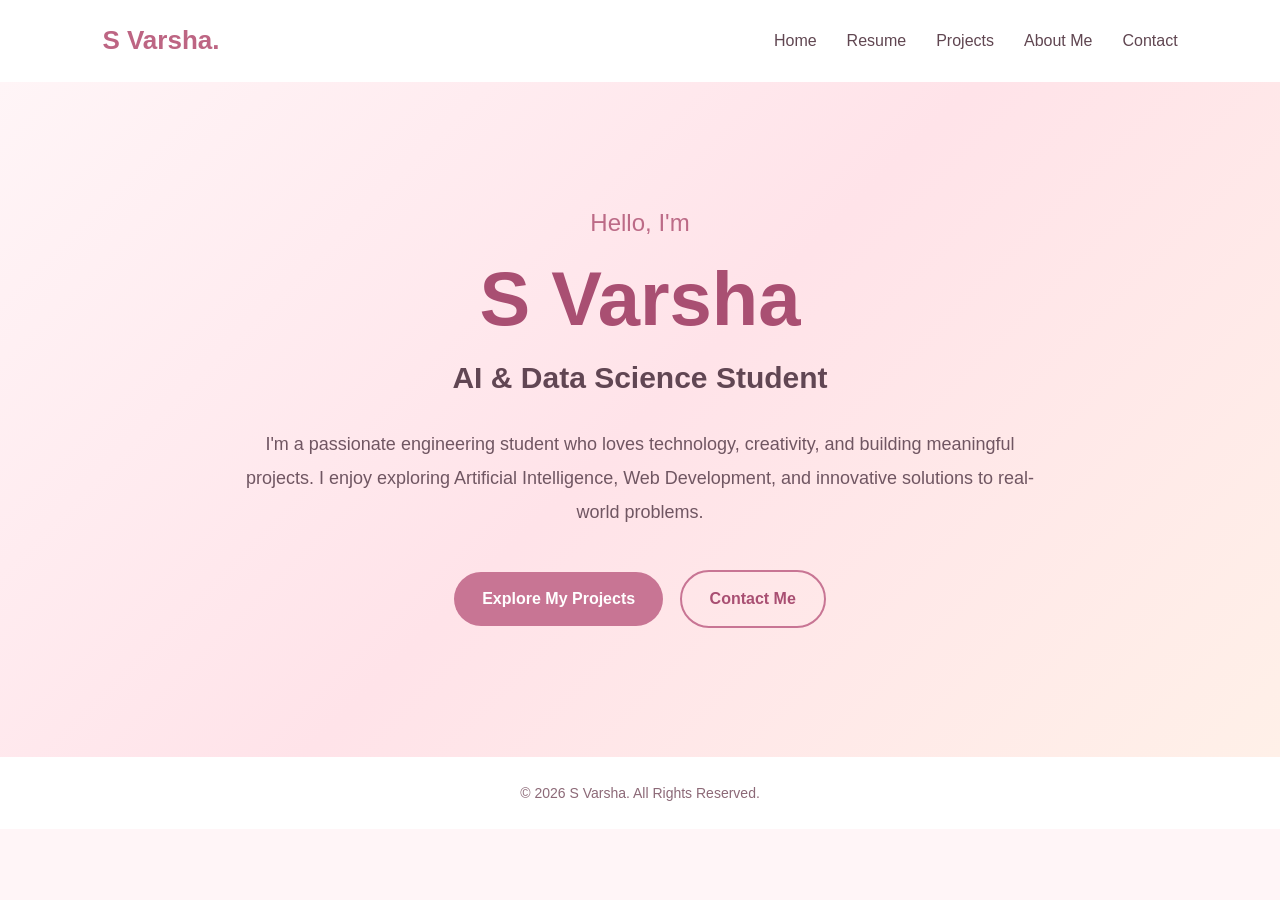
<file: index.html>
<!DOCTYPE html>
<html lang="en">
<head>
    <meta charset="UTF-8">
    <meta name="viewport" content="width=device-width, initial-scale=1.0">

    <title>S Varsha | Personal Portfolio</title>

    <link rel="stylesheet" href="style.css">
</head>

<body>

    <!-- Navigation Bar -->
    <header>
        <nav>
            <a href="index.html" class="logo">S Varsha.</a>

            <ul>
                <li><a href="index.html">Home</a></li>
                <li><a href="resume.html">Resume</a></li>
                <li><a href="projects.html">Projects</a></li>
                <li><a href="about.html">About Me</a></li>
                <li><a href="contact.html">Contact</a></li>
            </ul>
        </nav>
    </header>

    <!-- Hero Section -->
    <main>
        <section class="hero">
            <div class="hero-content">

                <p class="greeting">Hello, I'm</p>

                <h1>S Varsha</h1>

                <h2>AI & Data Science Student</h2>

                <p class="hero-description">
                    I'm a passionate engineering student who loves
                    technology, creativity, and building meaningful
                    projects. I enjoy exploring Artificial Intelligence,
                    Web Development, and innovative solutions to
                    real-world problems.
                </p>

                <a href="projects.html" class="btn">
                    Explore My Projects
                </a>

                <a href="contact.html" class="btn-secondary">
                    Contact Me
                </a>

            </div>
        </section>
    </main>

    <!-- Footer -->
    <footer>
        <p>&copy; 2026 S Varsha. All Rights Reserved.</p>
    </footer>

</body>
</html>
</file>
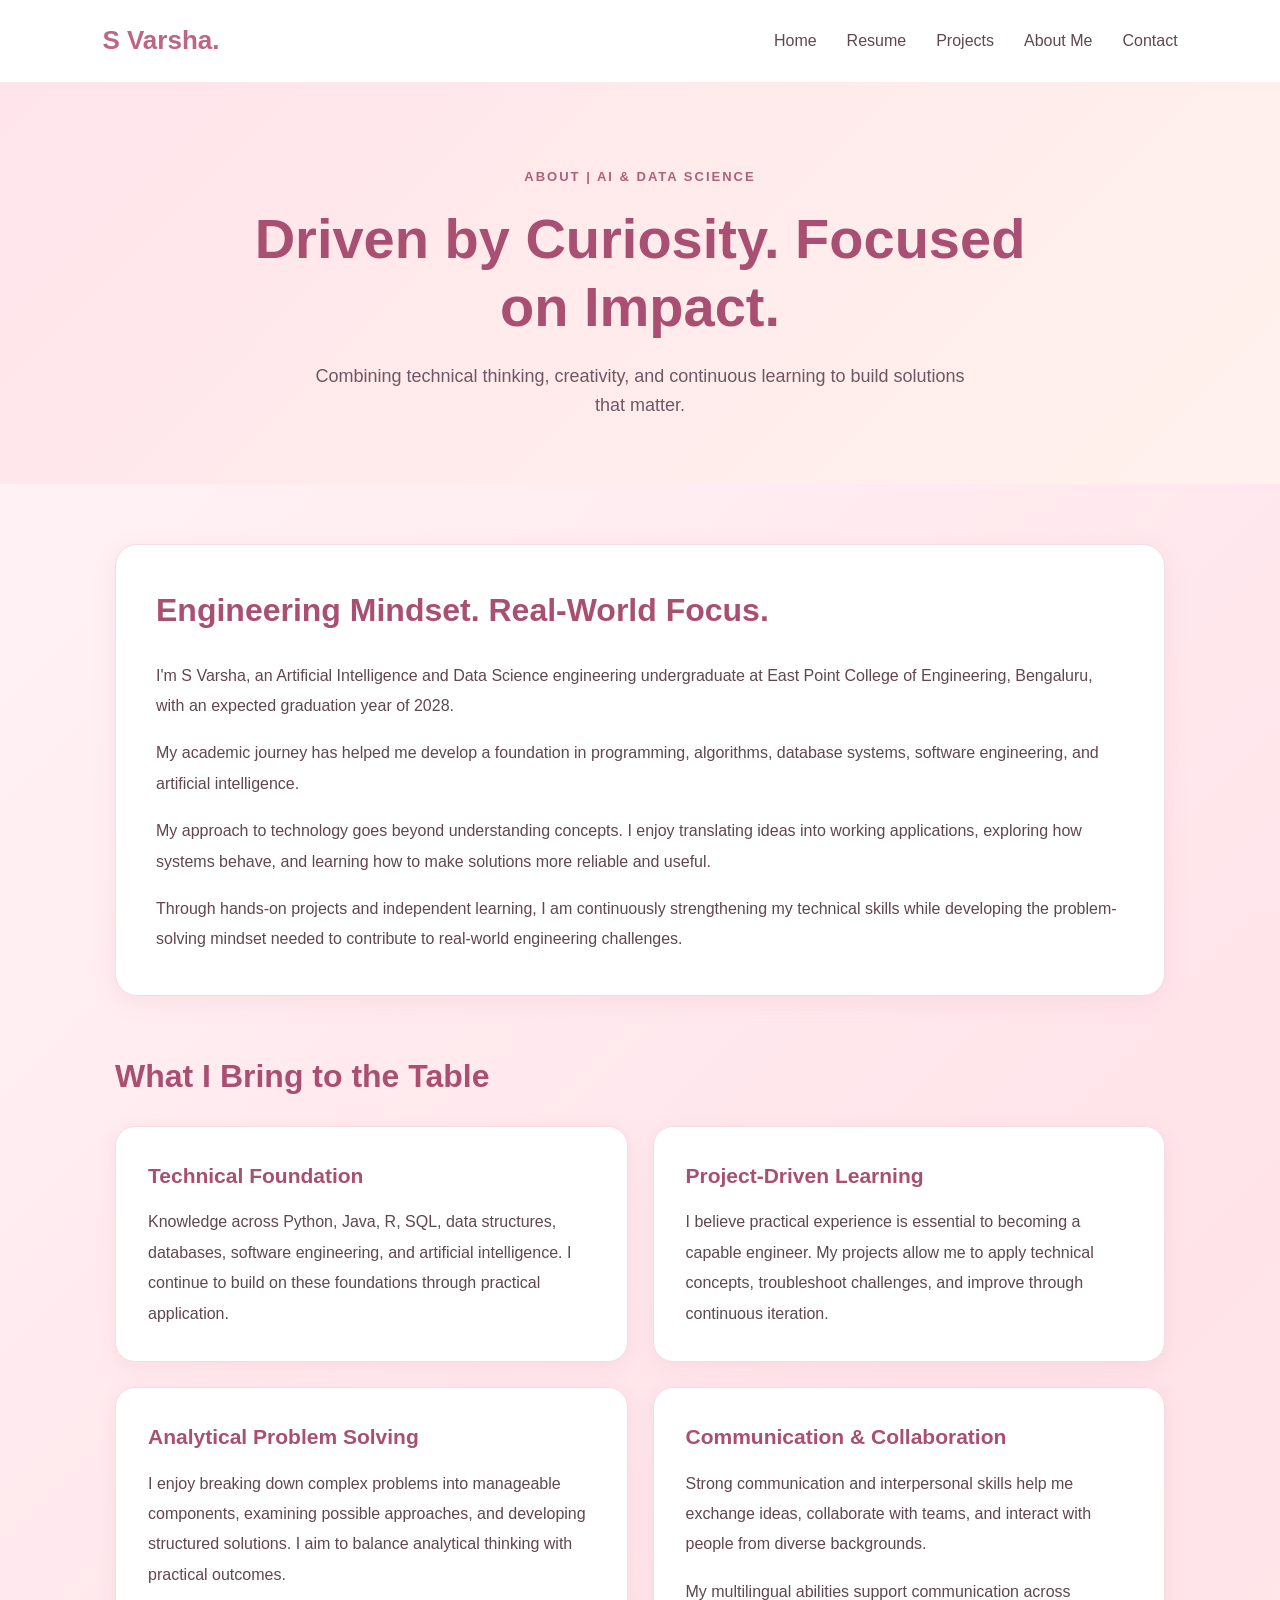
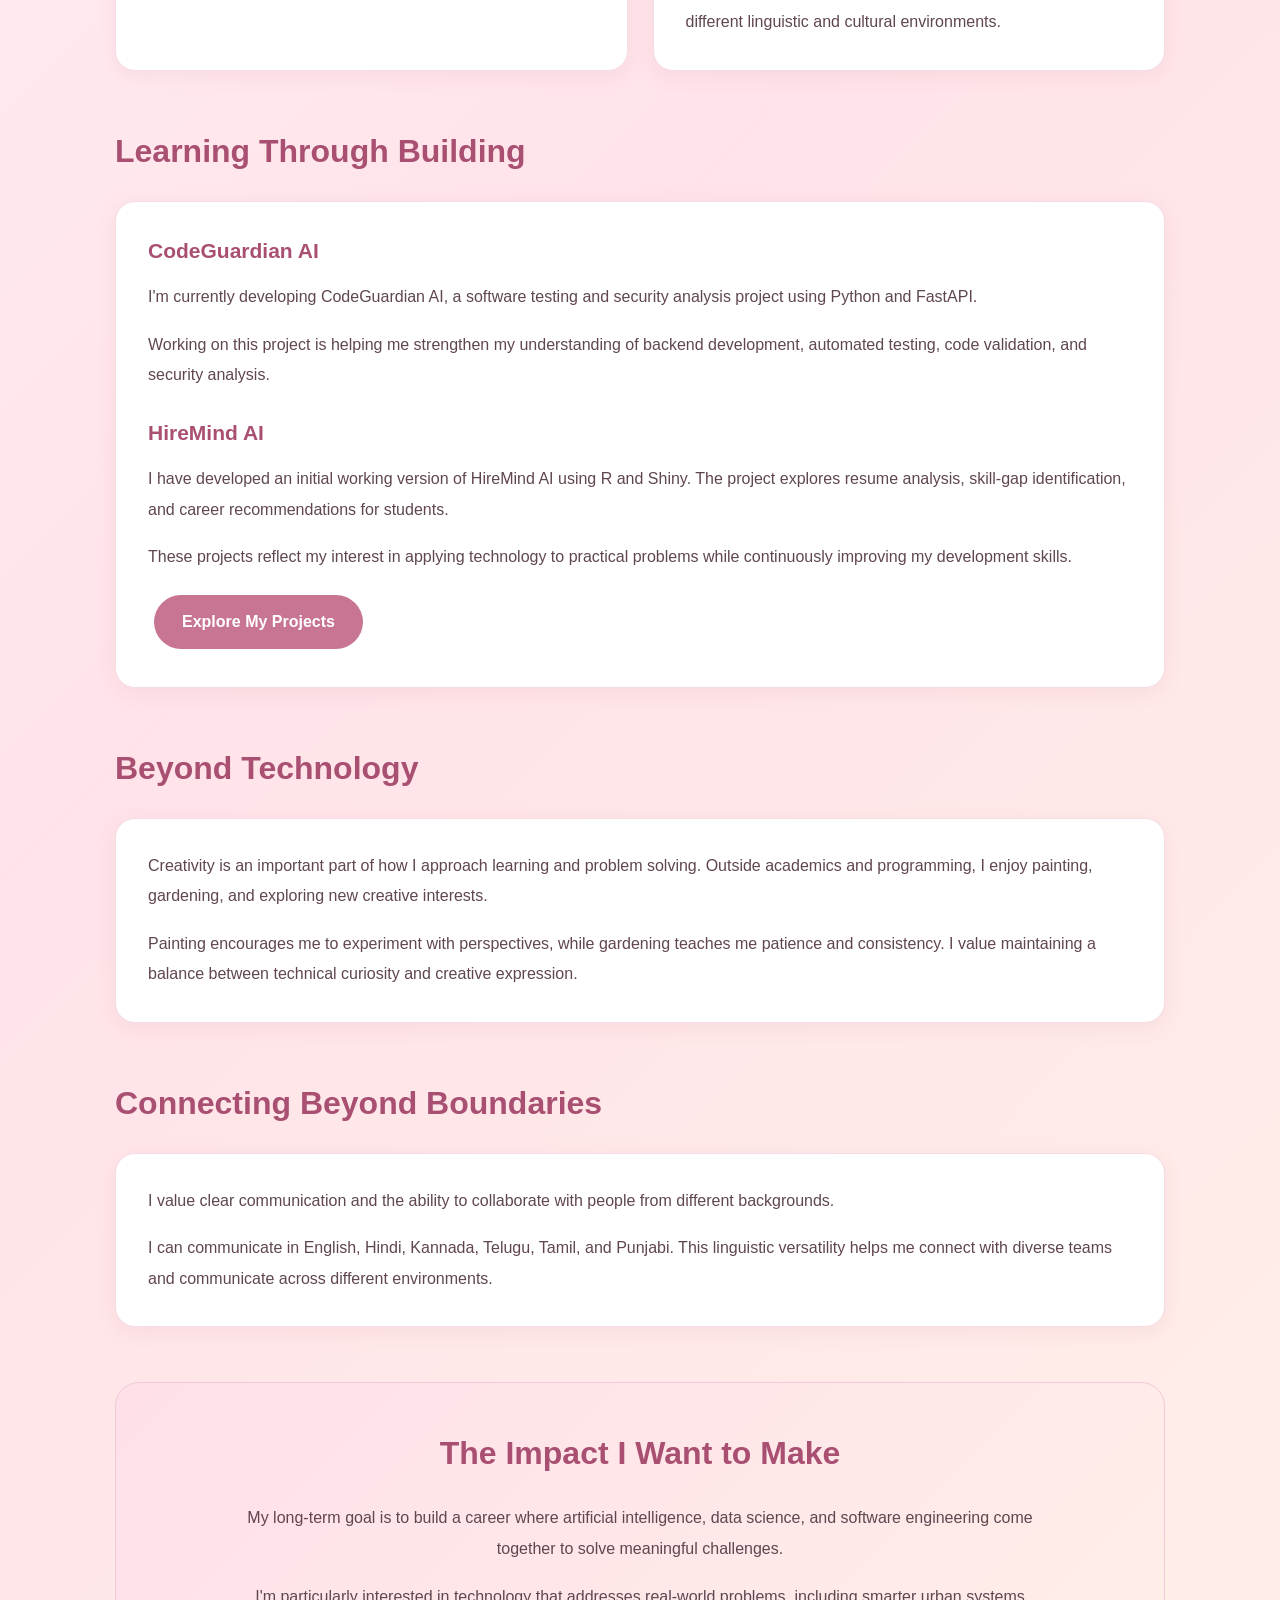
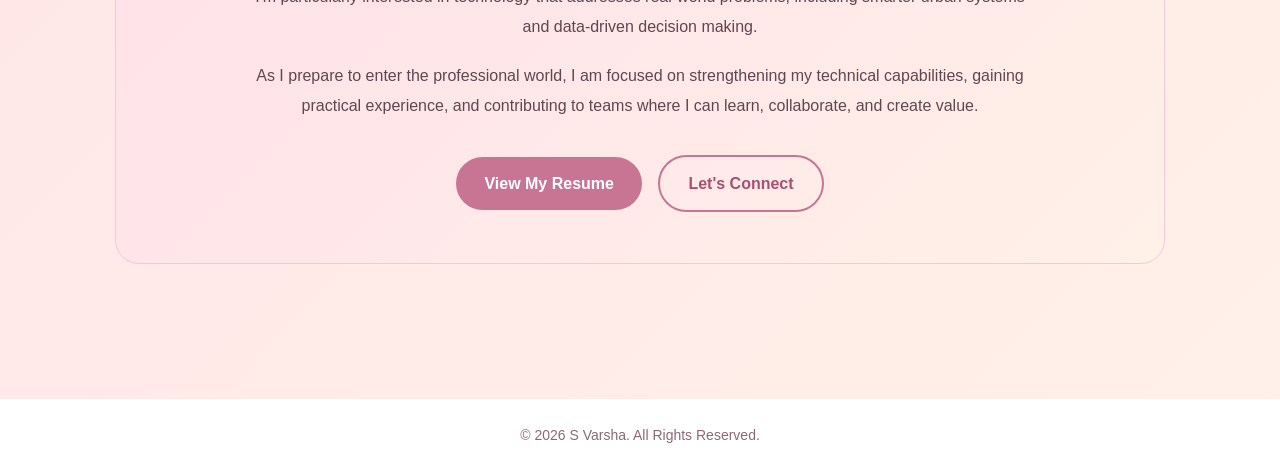
<file: about.html>
<!DOCTYPE html>
<html lang="en">

<head>
    <meta charset="UTF-8">
    <meta name="viewport"
          content="width=device-width, initial-scale=1.0">

    <meta name="description"
          content="Discover S Varsha's journey in Artificial
          Intelligence, Data Science, software development,
          and technology-driven problem solving.">

    <title>About Me | S Varsha</title>

    <link rel="stylesheet" href="style.css">
</head>

<body>

    <!-- NAVIGATION BAR -->
    <header>
        <nav aria-label="Main navigation">

            <a href="index.html" class="logo">
                S Varsha.
            </a>

            <ul>
                <li><a href="index.html">Home</a></li>
                <li><a href="resume.html">Resume</a></li>
                <li><a href="projects.html">Projects</a></li>

                <li>
                    <a href="about.html"
                       aria-current="page">
                        About Me
                    </a>
                </li>

                <li><a href="contact.html">Contact</a></li>
            </ul>
        </nav>
    </header>

    <main class="about-page">

        <!-- INTRODUCTION -->
        <section class="about-intro">

            <p class="about-label">
                ABOUT | AI & DATA SCIENCE
            </p>

            <h1>
                Driven by Curiosity.
                Focused on Impact.
            </h1>

            <p>
                Combining technical thinking,
                creativity, and continuous learning
                to build solutions that matter.
            </p>

        </section>

        <div class="about-container">

            <!-- PROFESSIONAL INTRODUCTION -->
            <section class="about-story">

                <h2>
                    Engineering Mindset.
                    Real-World Focus.
                </h2>

                <p>
                    I'm S Varsha, an Artificial
                    Intelligence and Data Science
                    engineering undergraduate at
                    East Point College of Engineering,
                    Bengaluru, with an expected
                    graduation year of 2028.
                </p>

                <p>
                    My academic journey has helped
                    me develop a foundation in
                    programming, algorithms,
                    database systems, software
                    engineering, and artificial
                    intelligence.
                </p>

                <p>
                    My approach to technology goes
                    beyond understanding concepts.
                    I enjoy translating ideas into
                    working applications, exploring
                    how systems behave, and learning
                    how to make solutions more
                    reliable and useful.
                </p>

                <p>
                    Through hands-on projects and
                    independent learning, I am
                    continuously strengthening
                    my technical skills while
                    developing the problem-solving
                    mindset needed to contribute
                    to real-world engineering
                    challenges.
                </p>

            </section>

            <!-- WORK AND APPROACH -->
            <section class="about-interests">

                <h2>
                    What I Bring to the Table
                </h2>

                <div class="about-grid">

                    <article class="about-card">

                        <h3>Technical Foundation</h3>

                        <p>
                            Knowledge across Python,
                            Java, R, SQL, data
                            structures, databases,
                            software engineering,
                            and artificial intelligence.
                            I continue to build on
                            these foundations through
                            practical application.
                        </p>

                    </article>

                    <article class="about-card">

                        <h3>Project-Driven Learning</h3>

                        <p>
                            I believe practical
                            experience is essential
                            to becoming a capable
                            engineer. My projects
                            allow me to apply
                            technical concepts,
                            troubleshoot challenges,
                            and improve through
                            continuous iteration.
                        </p>

                    </article>

                    <article class="about-card">

                        <h3>Analytical Problem Solving</h3>

                        <p>
                            I enjoy breaking down
                            complex problems into
                            manageable components,
                            examining possible
                            approaches, and developing
                            structured solutions.
                            I aim to balance
                            analytical thinking
                            with practical outcomes.
                        </p>

                    </article>

                    <article class="about-card">

                        <h3>Communication & Collaboration</h3>

                        <p>
                            Strong communication
                            and interpersonal skills
                            help me exchange ideas,
                            collaborate with teams,
                            and interact with
                            people from diverse
                            backgrounds.
                        </p>

                        <p>
                            My multilingual abilities
                            support communication
                            across different
                            linguistic and
                            cultural environments.
                        </p>

                    </article>

                </div>
            </section>

            <!-- PROJECT EXPERIENCE -->
            <section class="about-strengths">

                <h2>
                    Learning Through Building
                </h2>

                <div class="about-card">

                    <h3>CodeGuardian AI</h3>

                    <p>
                        I'm currently developing
                        CodeGuardian AI, a software
                        testing and security
                        analysis project using
                        Python and FastAPI.
                    </p>

                    <p>
                        Working on this project
                        is helping me strengthen
                        my understanding of backend
                        development, automated
                        testing, code validation,
                        and security analysis.
                    </p>

                    <h3>HireMind AI</h3>

                    <p>
                        I have developed an initial
                        working version of HireMind AI
                        using R and Shiny.
                        The project explores resume
                        analysis, skill-gap
                        identification, and career
                        recommendations for students.
                    </p>

                    <p>
                        These projects reflect my
                        interest in applying technology
                        to practical problems while
                        continuously improving
                        my development skills.
                    </p>

                    <a href="projects.html" class="btn">
                        Explore My Projects
                    </a>

                </div>
            </section>

            <!-- PERSONAL INTERESTS -->
            <section class="about-interests">

                <h2>
                    Beyond Technology
                </h2>

                <div class="about-card">

                    <p>
                        Creativity is an important
                        part of how I approach
                        learning and problem solving.
                        Outside academics and
                        programming, I enjoy painting,
                        gardening, and exploring
                        new creative interests.
                    </p>

                    <p>
                        Painting encourages me to
                        experiment with perspectives,
                        while gardening teaches me
                        patience and consistency.
                        I value maintaining a balance
                        between technical curiosity
                        and creative expression.
                    </p>

                </div>
            </section>

            <!-- LANGUAGES -->
            <section class="about-strengths">

                <h2>
                    Connecting Beyond Boundaries
                </h2>

                <div class="about-card">

                    <p>
                        I value clear communication
                        and the ability to collaborate
                        with people from different
                        backgrounds.
                    </p>

                    <p>
                        I can communicate in English,
                        Hindi, Kannada, Telugu,
                        Tamil, and Punjabi.
                        This linguistic versatility
                        helps me connect with
                        diverse teams and communicate
                        across different environments.
                    </p>

                </div>
            </section>

            <!-- CAREER VISION -->
            <section class="about-vision">

                <h2>
                    The Impact I Want to Make
                </h2>

                <p>
                    My long-term goal is to build
                    a career where artificial
                    intelligence, data science,
                    and software engineering
                    come together to solve
                    meaningful challenges.
                </p>

                <p>
                    I'm particularly interested
                    in technology that addresses
                    real-world problems, including
                    smarter urban systems and
                    data-driven decision making.
                </p>

                <p>
                    As I prepare to enter the
                    professional world, I am
                    focused on strengthening my
                    technical capabilities,
                    gaining practical experience,
                    and contributing to teams
                    where I can learn, collaborate,
                    and create value.
                </p>

                <a href="resume.html" class="btn">
                    View My Resume
                </a>

                <a href="contact.html" class="btn-secondary">
                    Let's Connect
                </a>

            </section>

        </div>

    </main>

    <!-- FOOTER -->
    <footer>
        <p>
            &copy; 2026 S Varsha.
            All Rights Reserved.
        </p>
    </footer>

</body>
</html>
</file>
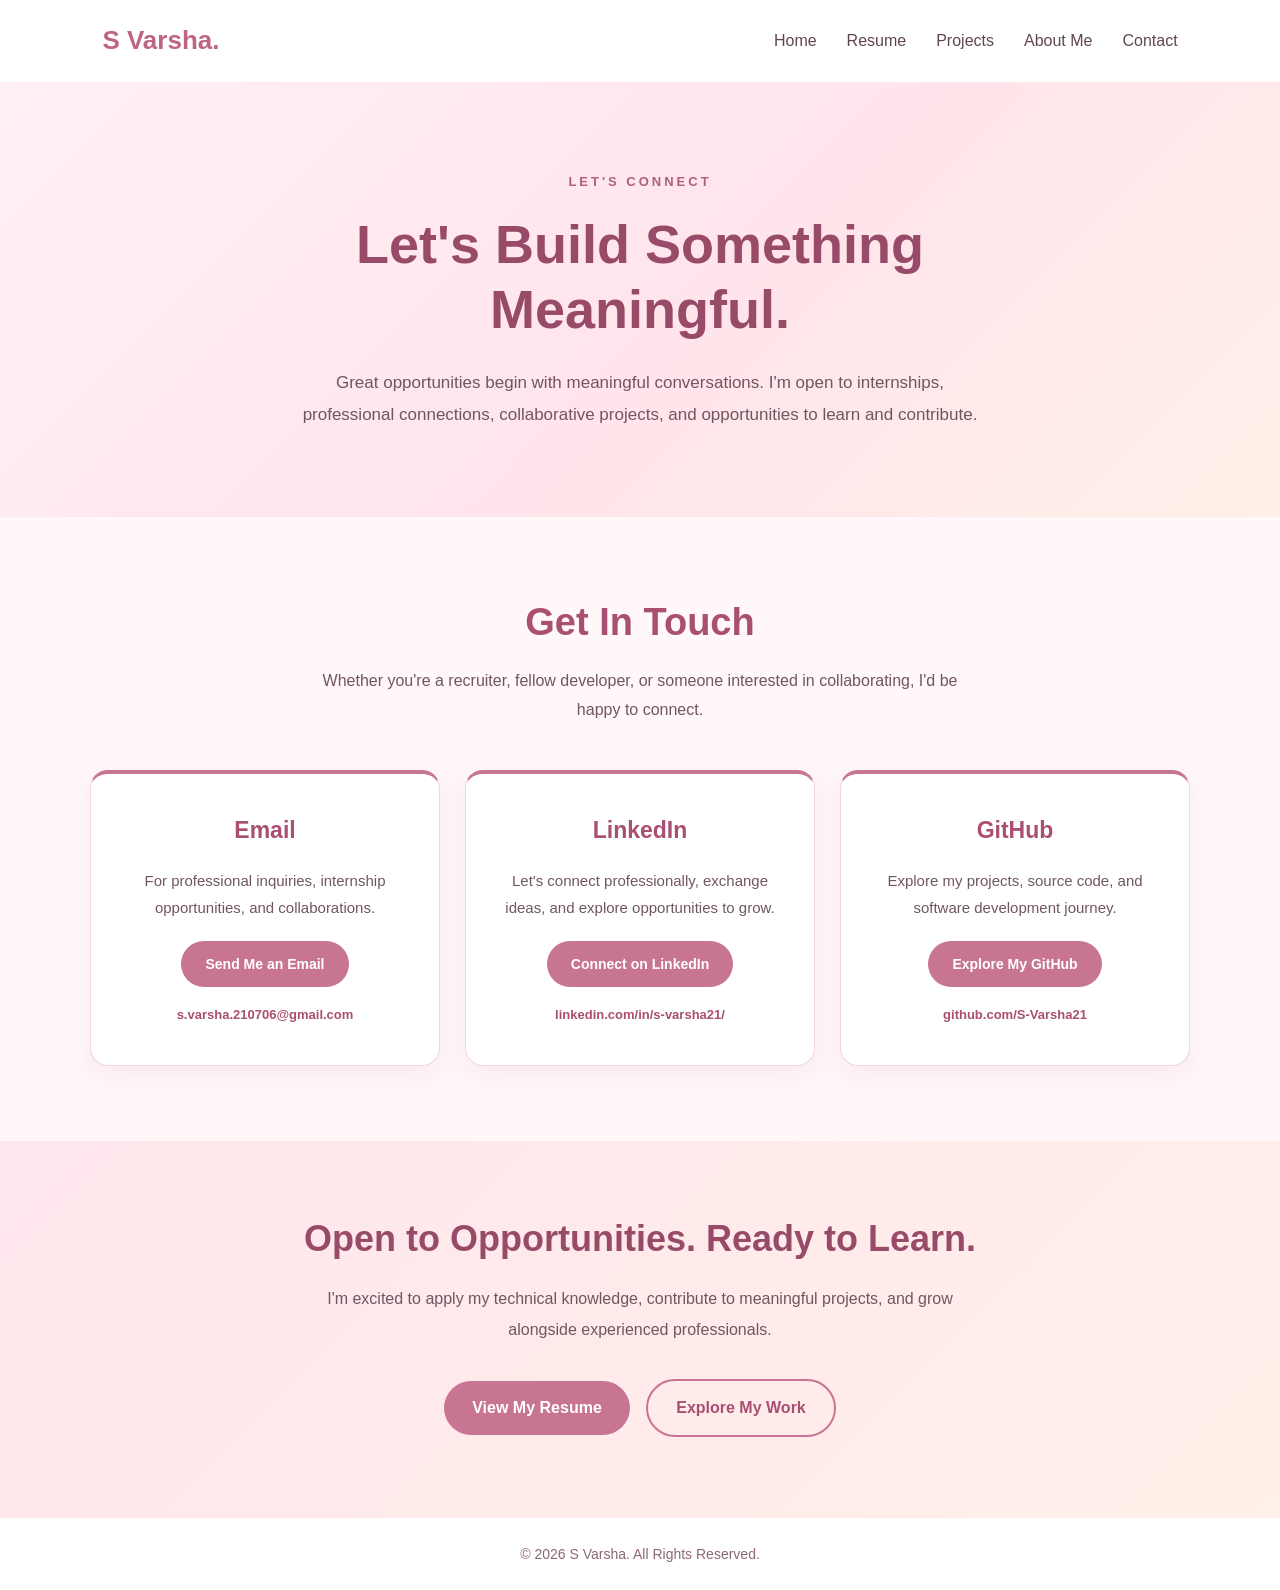
<file: contact.html>
<!DOCTYPE html>
<html lang="en">

<head>
    <meta charset="UTF-8">
    <meta name="viewport"
          content="width=device-width, initial-scale=1.0">

    <meta name="description"
          content="Contact S Varsha, an aspiring AI and Data Science engineer. Open to internships, collaborations and professional opportunities.">

    <title>Contact | S Varsha</title>

    <link rel="stylesheet" href="style.css">
</head>

<body>

    <!-- NAVIGATION BAR -->
    <header>
        <nav aria-label="Main navigation">

            <a href="index.html" class="logo">
                S Varsha.
            </a>

            <ul>
                <li><a href="index.html">Home</a></li>
                <li><a href="resume.html">Resume</a></li>
                <li><a href="projects.html">Projects</a></li>
                <li><a href="about.html">About Me</a></li>
                <li>
                    <a href="contact.html"
                       aria-current="page">
                        Contact
                    </a>
                </li>
            </ul>

        </nav>
    </header>

    <!-- MAIN CONTACT PAGE -->
    <main class="contact-page">

        <!-- INTRODUCTION -->
        <section class="contact-intro">

            <p class="contact-label">
                LET'S CONNECT
            </p>

            <h1>
                Let's Build Something Meaningful.
            </h1>

            <p>
                Great opportunities begin with meaningful
                conversations. I'm open to internships,
                professional connections, collaborative
                projects, and opportunities to learn
                and contribute.
            </p>

        </section>

        <!-- CONTACT INFORMATION -->
        <section class="contact-container"
                 aria-labelledby="contact-heading">

            <h2 id="contact-heading">
                Get In Touch
            </h2>

            <p class="contact-description">
                Whether you're a recruiter, fellow developer,
                or someone interested in collaborating,
                I'd be happy to connect.
            </p>

            <div class="contact-grid">

                <!-- EMAIL CARD -->
                <article class="contact-card">

                    <h3>Email</h3>

                    <p>
                        For professional inquiries,
                        internship opportunities,
                        and collaborations.
                    </p>

                    <a
                        href="mailto:s.varsha.210706@gmail.com"
                        class="contact-link">
                        Send Me an Email
                    </a>

                    <p class="contact-detail">
                        s.varsha.210706@gmail.com
                    </p>

                </article>

                <!-- LINKEDIN CARD -->
                <article class="contact-card">

                    <h3>LinkedIn</h3>

                    <p>
                        Let's connect professionally,
                        exchange ideas, and explore
                        opportunities to grow.
                    </p>

                    <a
                        href="https://www.linkedin.com/in/s-varsha21/"
                        target="_blank"
                        rel="noopener noreferrer"
                        class="contact-link">
                        Connect on LinkedIn
                    </a>

                    <p class="contact-detail">
                        linkedin.com/in/s-varsha21/
                    </p>

                </article>

                <!-- GITHUB CARD -->
                <article class="contact-card">

                    <h3>GitHub</h3>

                    <p>
                        Explore my projects, source code,
                        and software development journey.
                    </p>

                    <a
                        href="https://github.com/S-Varsha21"
                        target="_blank"
                        rel="noopener noreferrer"
                        class="contact-link">
                        Explore My GitHub
                    </a>

                    <p class="contact-detail">
                        github.com/S-Varsha21
                    </p>

                </article>

            </div>

        </section>

        <!-- CLOSING MESSAGE -->
        <section class="contact-closing">

            <h2>
                Open to Opportunities.
                Ready to Learn.
            </h2>

            <p>
                I'm excited to apply my technical
                knowledge, contribute to meaningful
                projects, and grow alongside
                experienced professionals.
            </p>

            <a href="resume.html" class="btn">
                View My Resume
            </a>

            <a href="projects.html" class="btn-secondary">
                Explore My Work
            </a>

        </section>

    </main>

    <!-- FOOTER -->
    <footer>
        <p>
            &copy; 2026 S Varsha.
            All Rights Reserved.
        </p>
    </footer>

</body>
</html>
</file>
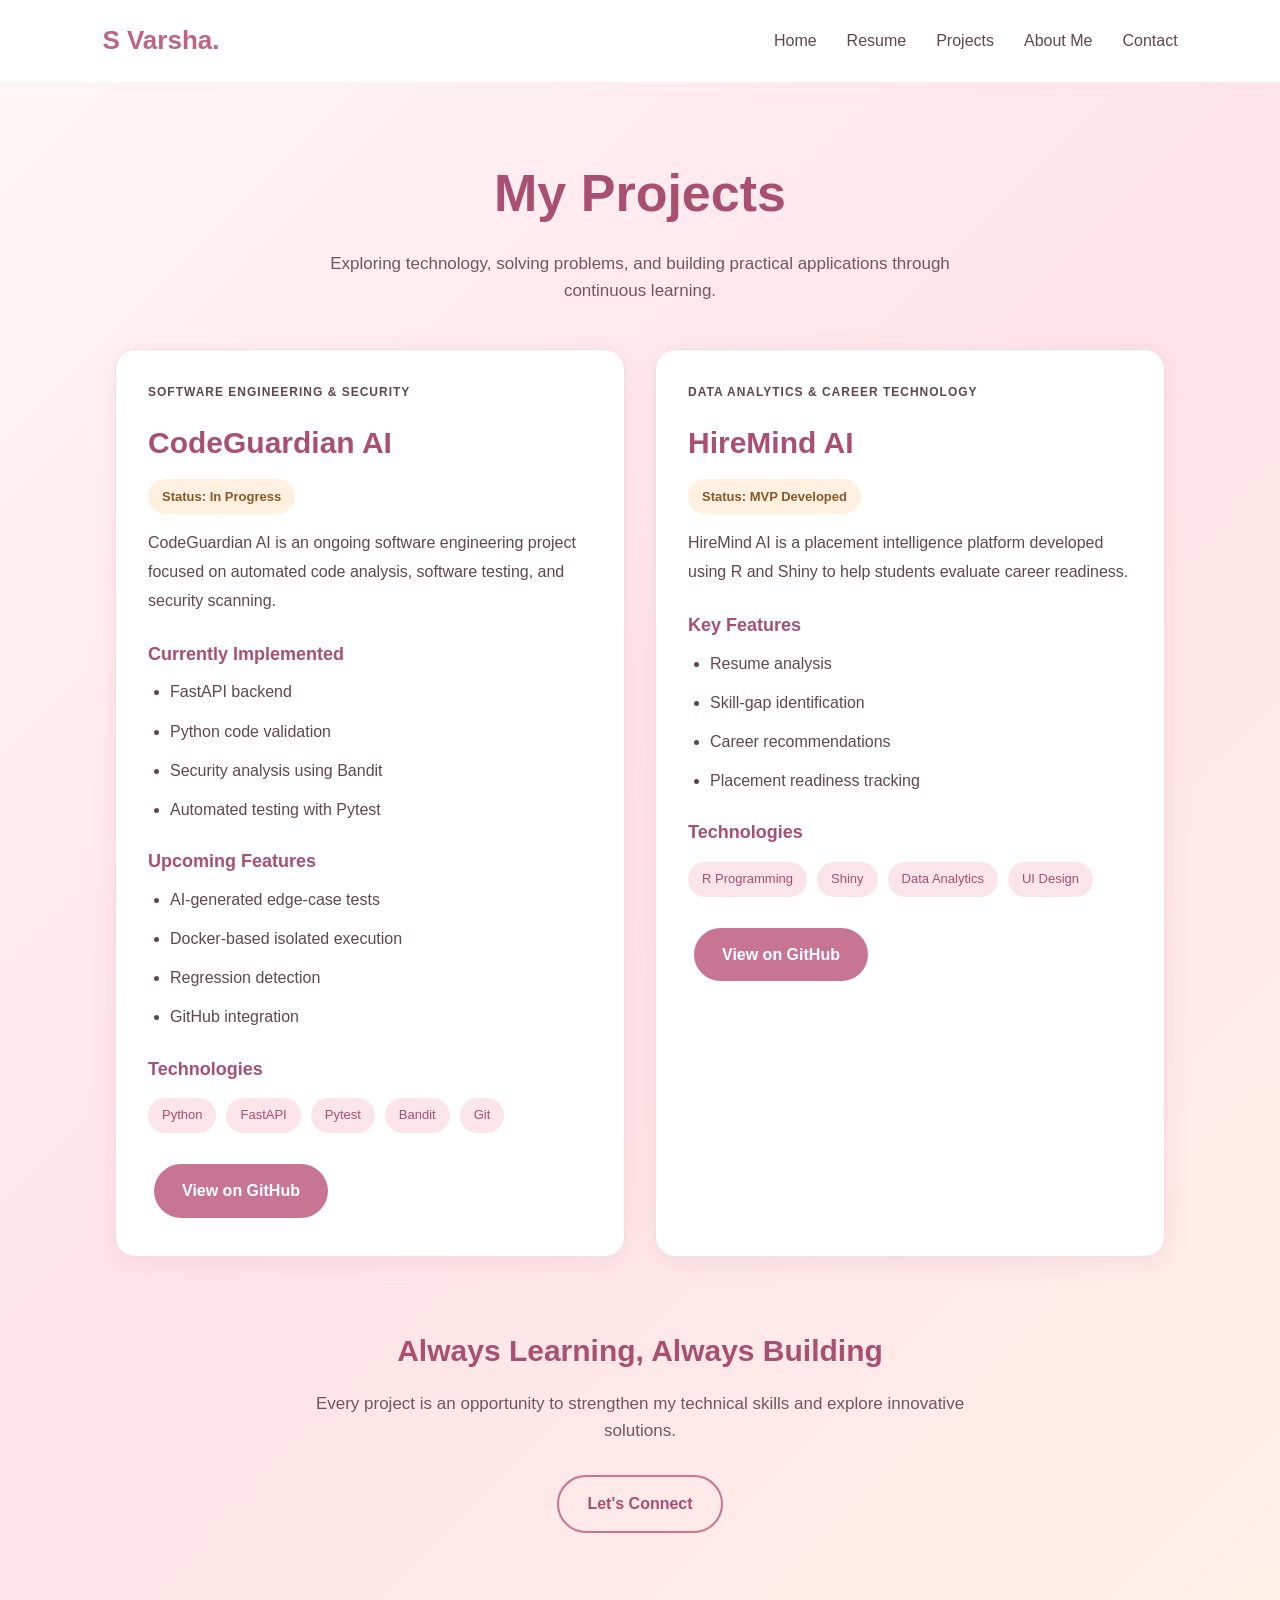
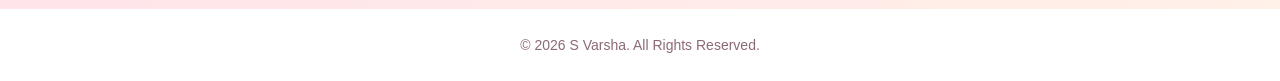
<file: projects.html>
<!DOCTYPE html>
<html lang="en">

<head>
    <meta charset="UTF-8">
    <meta name="viewport"
          content="width=device-width, initial-scale=1.0">

    <title>Projects | S Varsha</title>
    <link rel="stylesheet" href="style.css">
</head>

<body>

    <!-- NAVIGATION -->
    <header>
        <nav aria-label="Main navigation">

            <a href="index.html" class="logo">
                S Varsha.
            </a>

            <ul>
                <li><a href="index.html">Home</a></li>
                <li><a href="resume.html">Resume</a></li>
                <li>
                    <a href="projects.html"
                       aria-current="page">Projects</a>
                </li>
                <li><a href="about.html">About Me</a></li>
                <li><a href="contact.html">Contact</a></li>
            </ul>

        </nav>
    </header>

    <main class="projects-page">

        <!-- INTRODUCTION -->
        <section class="projects-intro">

            <h1>My Projects</h1>

            <p>
                Exploring technology, solving problems,
                and building practical applications
                through continuous learning.
            </p>

        </section>

        <section class="projects-container"
                 aria-label="Featured projects">

            <!-- CODEGUARDIAN AI -->
            <article class="project-card">

                <div class="project-content">

                    <p class="project-category">
                        SOFTWARE ENGINEERING & SECURITY
                    </p>

                    <h2>CodeGuardian AI</h2>

                    <p class="project-status">
                        Status: In Progress
                    </p>

                    <p>
                        CodeGuardian AI is an ongoing
                        software engineering project
                        focused on automated code
                        analysis, software testing,
                        and security scanning.
                    </p>

                    <h3>Currently Implemented</h3>

                    <ul class="resume-list">
                        <li>FastAPI backend</li>
                        <li>Python code validation</li>
                        <li>
                            Security analysis using Bandit
                        </li>
                        <li>
                            Automated testing with Pytest
                        </li>
                    </ul>

                    <h3>Upcoming Features</h3>

                    <ul class="resume-list">
                        <li>AI-generated edge-case tests</li>
                        <li>Docker-based isolated execution</li>
                        <li>Regression detection</li>
                        <li>GitHub integration</li>
                    </ul>

                    <h3>Technologies</h3>

                    <div class="project-tags">
                        <span>Python</span>
                        <span>FastAPI</span>
                        <span>Pytest</span>
                        <span>Bandit</span>
                        <span>Git</span>
                    </div>

                    <div class="project-links">
                        <a
                          href="https://github.com/S-Varsha21/CodeGuardian-AI"
                          target="_blank"
                          rel="noopener noreferrer"
                          class="btn">
                            View on GitHub
                        </a>
                    </div>

                </div>
            </article>

            <!-- HIREMIND AI -->
            <article class="project-card">

                <div class="project-content">

                    <p class="project-category">
                        DATA ANALYTICS & CAREER TECHNOLOGY
                    </p>

                    <h2>HireMind AI</h2>

                    <p class="project-status">
                        Status: MVP Developed
                    </p>

                    <p>
                        HireMind AI is a placement
                        intelligence platform developed
                        using R and Shiny to help students
                        evaluate career readiness.
                    </p>

                    <h3>Key Features</h3>

                    <ul class="resume-list">
                        <li>Resume analysis</li>
                        <li>Skill-gap identification</li>
                        <li>Career recommendations</li>
                        <li>Placement readiness tracking</li>
                    </ul>

                    <h3>Technologies</h3>

                    <div class="project-tags">
                        <span>R Programming</span>
                        <span>Shiny</span>
                        <span>Data Analytics</span>
                        <span>UI Design</span>
                    </div>

                    <div class="project-links">
                        <a
                          href="https://github.com/S-Varsha21/HireMind-AI"
                          target="_blank"
                          rel="noopener noreferrer"
                          class="btn">
                            View on GitHub
                        </a>
                    </div>

                </div>
            </article>

        </section>

        <!-- CLOSING -->
        <section class="projects-closing">

            <h2>Always Learning, Always Building</h2>

            <p>
                Every project is an opportunity
                to strengthen my technical skills
                and explore innovative solutions.
            </p>

            <a href="contact.html" class="btn-secondary">
                Let's Connect
            </a>

        </section>

    </main>

    <!-- FOOTER -->
    <footer>
        <p>
            &copy; 2026 S Varsha.
            All Rights Reserved.
        </p>
    </footer>

</body>
</html>
</file>
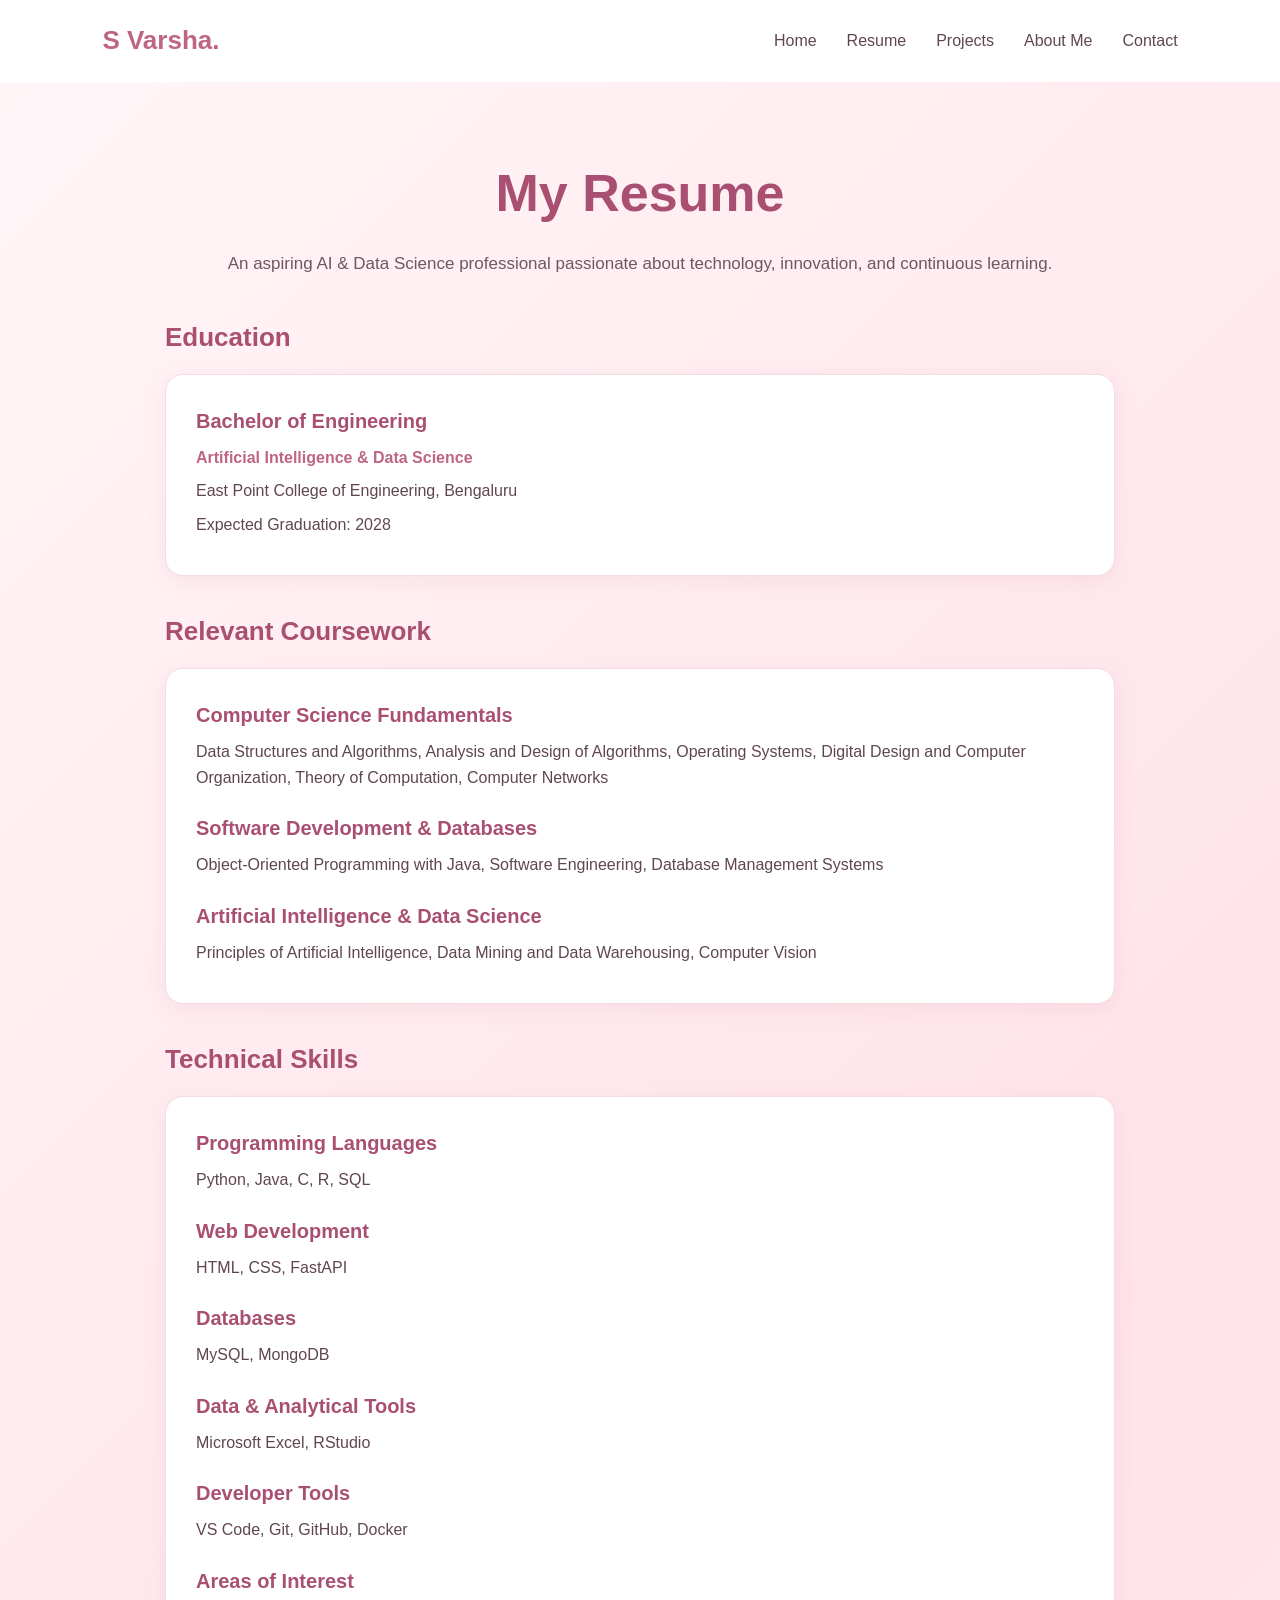
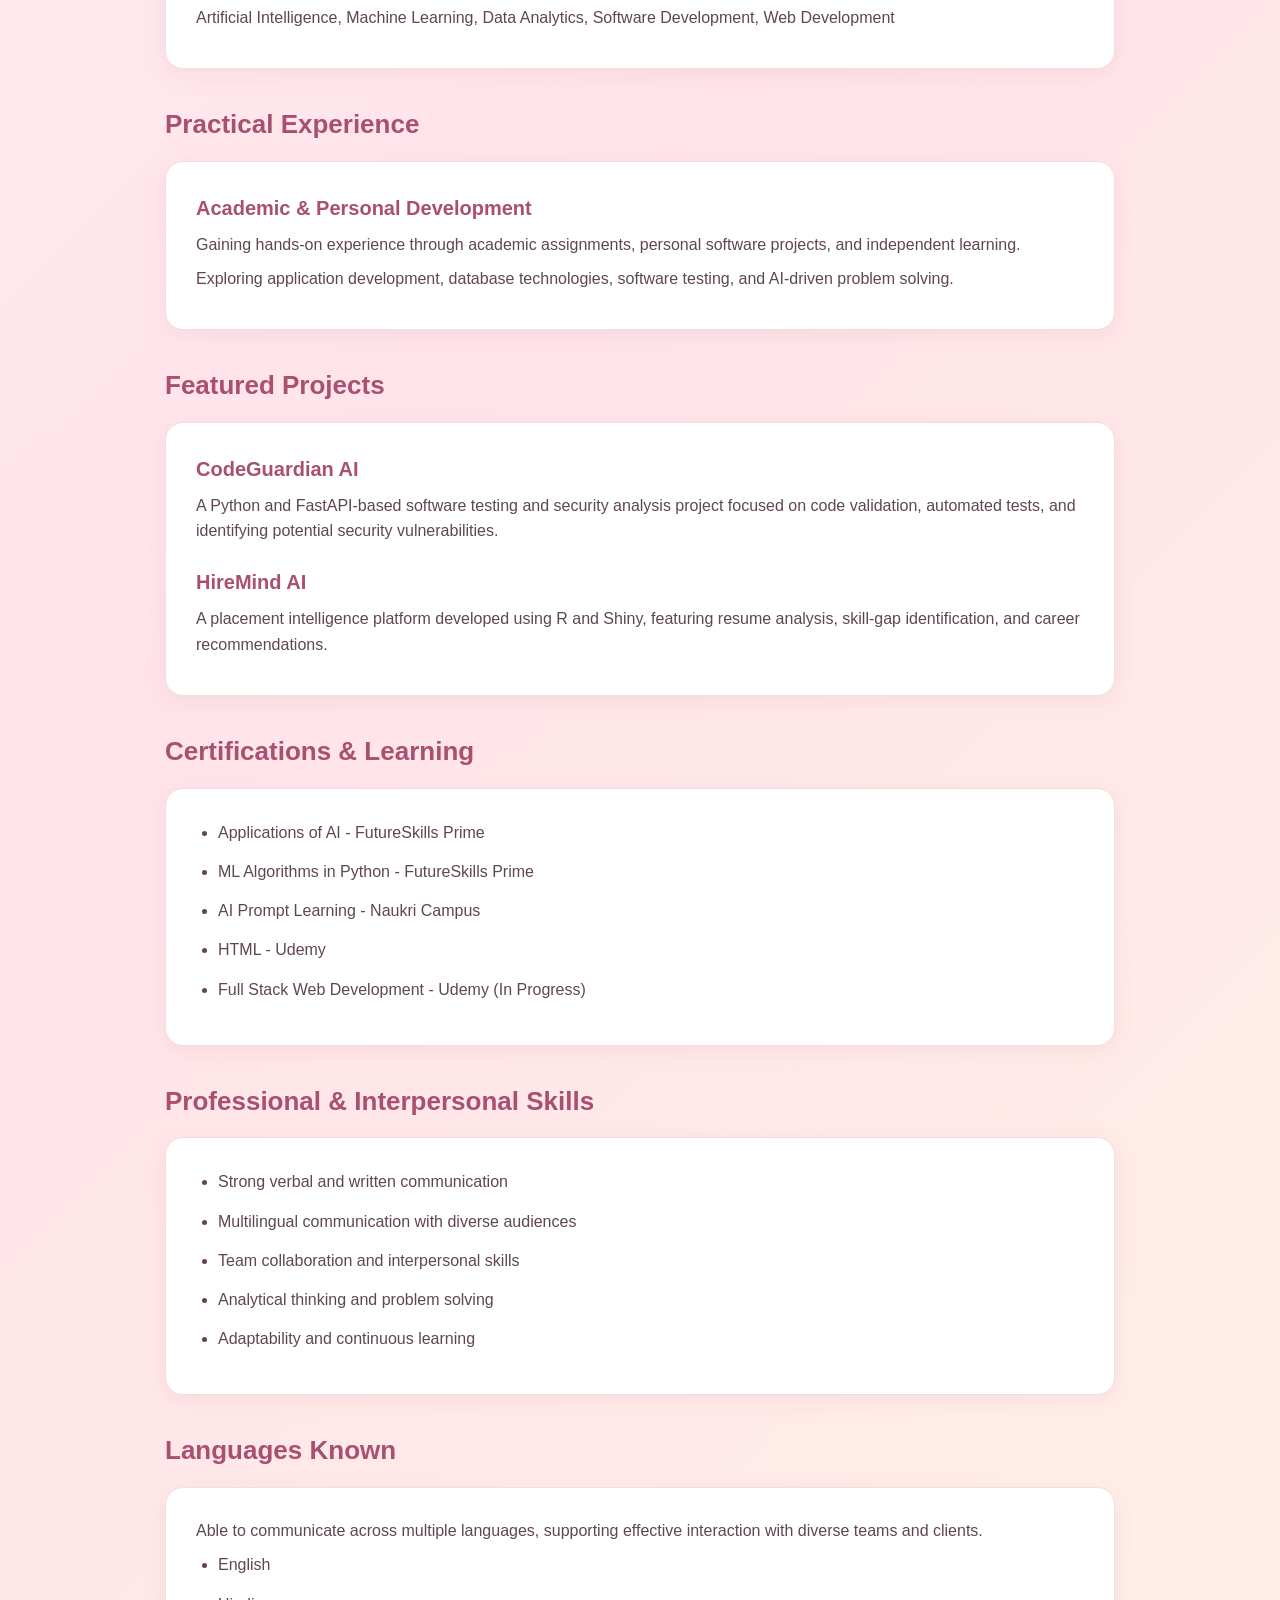
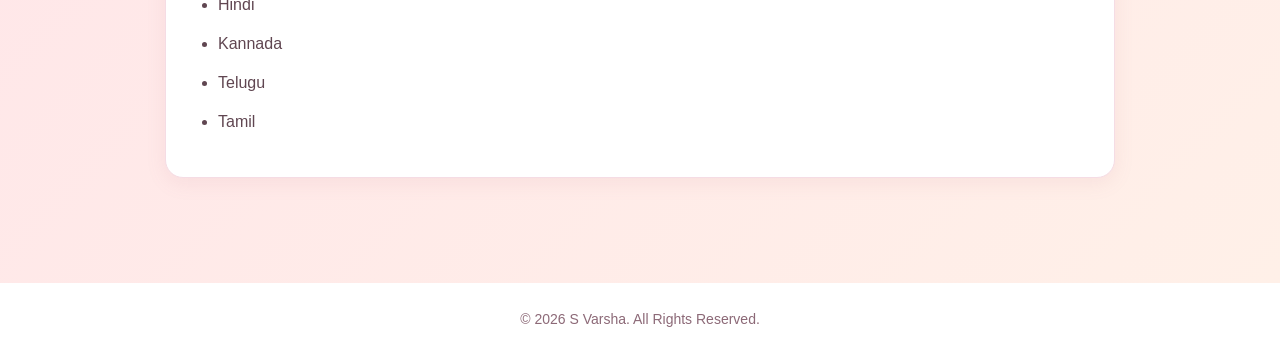
<file: resume.html>
<!DOCTYPE html>
<html lang="en">

<head>
    <meta charset="UTF-8">
    <meta name="viewport"
          content="width=device-width, initial-scale=1.0">

    <title>Resume | S Varsha</title>
    <link rel="stylesheet" href="style.css">
</head>

<body>

    <!-- NAVIGATION -->
    <header>
        <nav aria-label="Main navigation">
            <a href="index.html" class="logo">
                S Varsha.
            </a>

            <ul>
                <li><a href="index.html">Home</a></li>
                <li>
                    <a href="resume.html"
                       aria-current="page">Resume</a>
                </li>
                <li><a href="projects.html">Projects</a></li>
                <li><a href="about.html">About Me</a></li>
                <li><a href="contact.html">Contact</a></li>
            </ul>
        </nav>
    </header>

    <main class="resume-page">

        <!-- INTRODUCTION -->
        <section class="resume-intro">
            <h1>My Resume</h1>

            <p>
                An aspiring AI & Data Science professional
                passionate about technology, innovation,
                and continuous learning.
            </p>
        </section>

        <div class="resume-container">

            <!-- EDUCATION -->
            <section class="resume-section">
                <h2>Education</h2>

                <div class="resume-card">
                    <h3>Bachelor of Engineering</h3>

                    <p class="highlight">
                        Artificial Intelligence &
                        Data Science
                    </p>

                    <p>
                        East Point College of Engineering,
                        Bengaluru
                    </p>

                    <p>Expected Graduation: 2028</p>
                </div>
            </section>

            <!-- RELEVANT COURSEWORK -->
            <section class="resume-section">
                <h2>Relevant Coursework</h2>

                <div class="resume-card">

                    <h3>Computer Science Fundamentals</h3>
                    <p>
                        Data Structures and Algorithms,
                        Analysis and Design of Algorithms,
                        Operating Systems,
                        Digital Design and Computer
                        Organization,
                        Theory of Computation,
                        Computer Networks
                    </p>

                    <h3>Software Development & Databases</h3>
                    <p>
                        Object-Oriented Programming
                        with Java,
                        Software Engineering,
                        Database Management Systems
                    </p>

                    <h3>
                        Artificial Intelligence &
                        Data Science
                    </h3>
                    <p>
                        Principles of Artificial Intelligence,
                        Data Mining and Data Warehousing,
                        Computer Vision
                    </p>

                </div>
            </section>

            <!-- TECHNICAL SKILLS -->
            <section class="resume-section">
                <h2>Technical Skills</h2>

                <div class="resume-card">

                    <h3>Programming Languages</h3>
                    <p>Python, Java, C, R, SQL</p>

                    <h3>Web Development</h3>
                    <p>HTML, CSS, FastAPI</p>

                    <h3>Databases</h3>
                    <p>MySQL, MongoDB</p>

                    <h3>Data & Analytical Tools</h3>
                    <p>Microsoft Excel, RStudio</p>

                    <h3>Developer Tools</h3>
                    <p>VS Code, Git, GitHub, Docker</p>

                    <h3>Areas of Interest</h3>
                    <p>
                        Artificial Intelligence,
                        Machine Learning,
                        Data Analytics,
                        Software Development,
                        Web Development
                    </p>

                </div>
            </section>

            <!-- PRACTICAL EXPERIENCE -->
            <section class="resume-section">
                <h2>Practical Experience</h2>

                <div class="resume-card">
                    <h3>
                        Academic & Personal Development
                    </h3>

                    <p>
                        Gaining hands-on experience
                        through academic assignments,
                        personal software projects,
                        and independent learning.
                    </p>

                    <p>
                        Exploring application development,
                        database technologies,
                        software testing,
                        and AI-driven problem solving.
                    </p>
                </div>
            </section>

            <!-- FEATURED PROJECTS -->
            <section class="resume-section">
                <h2>Featured Projects</h2>

                <div class="resume-card">

                    <h3>CodeGuardian AI</h3>
                    <p>
                        A Python and FastAPI-based
                        software testing and security
                        analysis project focused on
                        code validation, automated tests,
                        and identifying potential
                        security vulnerabilities.
                    </p>

                    <h3>HireMind AI</h3>
                    <p>
                        A placement intelligence platform
                        developed using R and Shiny,
                        featuring resume analysis,
                        skill-gap identification,
                        and career recommendations.
                    </p>

                </div>
            </section>

            <!-- CERTIFICATIONS -->
            <section class="resume-section">
                <h2>Certifications & Learning</h2>

                <div class="resume-card">
                    <ul class="resume-list">

                        <li>
                            Applications of AI -
                            FutureSkills Prime
                        </li>

                        <li>
                            ML Algorithms in Python -
                            FutureSkills Prime
                        </li>

                        <li>
                            AI Prompt Learning -
                            Naukri Campus
                        </li>

                        <li>HTML - Udemy</li>

                        <li>
                            Full Stack Web Development -
                            Udemy (In Progress)
                        </li>

                    </ul>
                </div>
            </section>

            <!-- SOFT SKILLS -->
            <section class="resume-section">
                <h2>Professional & Interpersonal Skills</h2>

                <div class="resume-card">

                    <ul class="resume-list">
                        <li>
                            Strong verbal and written
                            communication
                        </li>

                        <li>
                            Multilingual communication
                            with diverse audiences
                        </li>

                        <li>
                            Team collaboration and
                            interpersonal skills
                        </li>

                        <li>
                            Analytical thinking and
                            problem solving
                        </li>

                        <li>
                            Adaptability and continuous
                            learning
                        </li>
                    </ul>

                </div>
            </section>

            <!-- LANGUAGES -->
            <section class="resume-section">
                <h2>Languages Known</h2>

                <div class="resume-card">

                    <p>
                        Able to communicate across
                        multiple languages, supporting
                        effective interaction with
                        diverse teams and clients.
                    </p>

                    <ul class="resume-list">
                        <li>English</li>
                        <li>Hindi</li>
                        <li>Kannada</li>
                        <li>Telugu</li>
                        <li>Tamil</li>
                    </ul>

                </div>
            </section>

        </div>
    </main>

    <!-- FOOTER -->
    <footer>
        <p>
            &copy; 2026 S Varsha.
            All Rights Reserved.
        </p>
    </footer>

</body>
</html>
</file>
<file: style.css>
/* ===== GENERAL STYLING ===== */
* {
    margin: 0;
    padding: 0;
    box-sizing: border-box;
}
body {
    font-family: 'Segoe UI', Arial, sans-serif;
    background-color: #fff5f7;
    color: #4b3440;
    line-height: 1.6;
}
/* ===== NAVIGATION ===== */
header {
    background-color: white;
    padding: 20px 8%;
    box-shadow: 0 3px 15px rgba(184, 105, 132, 0.1);
}
nav {
    display: flex;
    justify-content: space-between;
    align-items: center;
    gap: 20px;
}
.logo {
    font-size: 26px;
    font-weight: bold;
    color: #bd6583;
    text-decoration: none;
}
nav ul {
    display: flex;
    gap: 30px;
    list-style: none;
}
nav ul li a {
    text-decoration: none;
    color: #604651;
    font-weight: 500;
}
nav ul li a:hover {
    color: #d77e9b;
}
/* ===== HERO SECTION ===== */
.hero {
    min-height: 75vh;
    display: flex;
    justify-content: center;
    align-items: center;
    padding: 80px 10%;
    text-align: center;
    background: linear-gradient(
        135deg,
        #fff5f7,
        #ffe3e9,
        #fff0e8
    );
}
.hero-content {
    max-width: 800px;
}
.greeting {
    font-size: 24px;
    color: #bc6b87;
    margin-bottom: 10px;
}
.hero h1 {
    font-size: clamp(48px, 8vw, 76px);
    color: #a94f72;
    margin-bottom: 10px;
    line-height: 1.2;
}
.hero h2 {
    font-size: clamp(20px, 4vw, 30px);
    color: #614653;
    margin-bottom: 25px;
}
.hero-description {
    font-size: 18px;
    line-height: 1.9;
    color: #705662;
    margin-bottom: 35px;
}
/* ===== BUTTONS ===== */
.btn,
.btn-secondary {
    display: inline-block;
    padding: 14px 28px;
    margin: 6px;
    border-radius: 30px;
    text-decoration: none;
    font-weight: 600;
    transition: all 0.3s ease;
}
.btn {
    background-color: #c87594;
    color: white;
}
.btn:hover {
    background-color: #a94f72;
    transform: translateY(-3px);
}
.btn-secondary {
    border: 2px solid #c87594;
    color: #a94f72;
}
.btn-secondary:hover {
    background-color: #f9d9e3;
    transform: translateY(-3px);
}
/* ===== FOOTER ===== */
footer {
    background-color: white;
    color: #8c6977;
    text-align: center;
    padding: 25px;
    font-size: 14px;
}
/* ===== RESPONSIVE DESIGN ===== */
@media (max-width: 768px) {
    header {
        padding: 20px 5%;
    }
    nav {
        flex-direction: column;
    }
    nav ul {
        flex-wrap: wrap;
        justify-content: center;
        gap: 12px 20px;
    }
    .hero {
        padding: 70px 6%;
        min-height: 70vh;
    }
    .hero-description {
        font-size: 16px;
    }
}
/* ===== RESUME PAGE ===== */
.resume-page {
    min-height: 80vh;
    background: linear-gradient(
        135deg,
        #fff5f7,
        #ffe3e9,
        #fff0e8
    );
    padding-bottom: 70px;
}
/* Resume heading */
.resume-intro {
    text-align: center;
    padding: 70px 20px 40px;
}
.resume-intro h1 {
    font-size: clamp(36px, 6vw, 52px);
    color: #a94f72;
    margin-bottom: 15px;
}
.resume-intro p {
    font-size: 17px;
    color: #705662;
}
/* Resume layout */
.resume-container {
    width: 90%;
    max-width: 950px;
    margin: 0 auto;
}
.resume-section {
    margin-bottom: 35px;
}
.resume-section h2 {
    font-size: 26px;
    color: #a94f72;
    margin-bottom: 15px;
}
/* Resume cards */
.resume-card {
    background-color: #ffffff;
    padding: 30px;
    border-radius: 18px;
    border: 1px solid #f5dce4;
    box-shadow: 0 5px 20px rgba(184, 105, 132, 0.1);
    transition: transform 0.3s ease;
}
.resume-card:hover {
    transform: translateY(-4px);
}
.resume-card h3 {
    font-size: 20px;
    color: #a94f72;
    margin-bottom: 8px;
}
.resume-card h3:not(:first-child) {
    margin-top: 22px;
}
.resume-card p {
    font-size: 16px;
    color: #604651;
    margin-bottom: 8px;
}
.resume-card .highlight {
    color: #bd6583;
    font-weight: 600;
}
/* Certification list */
.resume-list {
    padding-left: 22px;
}
.resume-list li {
    margin-bottom: 12px;
    color: #604651;
    line-height: 1.7;
}
/* Mobile responsiveness */
@media (max-width: 768px) {
    .resume-intro {
        padding: 50px 20px 30px;
    }
    .resume-section h2 {
        font-size: 23px;
    }
    .resume-card {
        padding: 22px;
    }
    .resume-card h3 {
        font-size: 18px;
    }
}
/* ===== PROJECTS PAGE ===== */
.projects-page {
    min-height: 80vh;
    background: linear-gradient(
        135deg,
        #fff5f7,
        #ffe3e9,
        #fff0e8
    );
    padding-bottom: 70px;
}
/* Page introduction */
.projects-intro {
    text-align: center;
    padding: 70px 20px 45px;
}
.projects-intro h1 {
    font-size: clamp(36px, 6vw, 52px);
    color: #a94f72;
    margin-bottom: 15px;
}
.projects-intro p {
    font-size: 17px;
    color: #705662;
    max-width: 680px;
    margin: 0 auto;
}
/* Project cards layout */
.projects-container {
    width: 90%;
    max-width: 1050px;
    margin: 0 auto;
    display: grid;
    grid-template-columns: repeat(2, minmax(0, 1fr));
    gap: 30px;
}
/* Individual project card */
.project-card {
    background-color: #ffffff;
    padding: 32px;
    border-radius: 20px;
    border: 1px solid #f5dce4;
    box-shadow: 0 6px 25px rgba(184, 105, 132, 0.12);
    transition: transform 0.3s ease,
                box-shadow 0.3s ease;
}
.project-card:hover {
    transform: translateY(-5px);
    box-shadow: 0 12px 30px rgba(184, 105, 132, 0.18);
}
.project-category {
    font-size: 12px;
    font-weight: 700;
    letter-spacing: 1px;
    color: #bd6583;
    margin-bottom: 12px;
}
.project-card h2 {
    font-size: 30px;
    color: #a94f72;
    margin-bottom: 12px;
}
.project-card h3 {
    font-size: 18px;
    color: #a94f72;
    margin-top: 24px;
    margin-bottom: 10px;
}
.project-card p {
    color: #604651;
    margin-bottom: 15px;
    line-height: 1.8;
}
/* Project status */
.project-card .project-status {
    display: inline-block;
    background-color: #fff0df;
    color: #895729;
    padding: 6px 14px;
    border-radius: 20px;
    font-size: 13px;
    font-weight: 600;
}
/* Technology tags */
.project-tags {
    display: flex;
    flex-wrap: wrap;
    gap: 10px;
    margin-top: 15px;
}
.project-tags span {
    background-color: #fbe5eb;
    color: #a94f72;
    padding: 7px 14px;
    border-radius: 20px;
    font-size: 13px;
    font-weight: 500;
}
/* GitHub buttons */
.project-links {
    margin-top: 25px;
}
/* Closing section */
.projects-closing {
    text-align: center;
    max-width: 750px;
    margin: 70px auto 0;
    padding: 0 20px;
}
.projects-closing h2 {
    font-size: 30px;
    color: #a94f72;
    margin-bottom: 15px;
}
.projects-closing p {
    font-size: 17px;
    color: #705662;
    margin-bottom: 25px;
}
/* Responsive project layout */
@media (max-width: 768px) {
    .projects-intro {
        padding: 50px 20px 35px;
    }
    .projects-container {
        grid-template-columns: 1fr;
    }
    .project-card {
        padding: 24px;
    }
    .project-card h2 {
        font-size: 26px;
    }
    .projects-closing h2 {
        font-size: 25px;
    }
}
/* ===== ABOUT ME PAGE ===== */
.about-page {
    min-height: 80vh;
    background: linear-gradient(
        135deg,
        #fff5f7,
        #ffe3e9,
        #fff0e8
    );
    padding-bottom: 80px;
}
/* ===== INTRODUCTION ===== */
.about-intro {
    text-align: center;
    padding: 85px 20px 65px;
    background: linear-gradient(
        135deg,
        #ffe4eb,
        #fff2ed
    );
}
.about-label {
    color: #ad617b;
    font-size: 13px;
    font-weight: 700;
    letter-spacing: 2px;
    margin-bottom: 18px;
}
.about-intro h1 {
    color: #a94f72;
    font-size: clamp(36px, 6vw, 56px);
    line-height: 1.2;
    max-width: 800px;
    margin: 0 auto 22px;
}
.about-intro > p:last-child {
    color: #705662;
    font-size: 18px;
    max-width: 650px;
    margin: 0 auto;
}
/* ===== MAIN CONTENT ===== */
.about-container {
    width: 90%;
    max-width: 1050px;
    margin: 60px auto 0;
}
.about-container section {
    margin-bottom: 55px;
}
.about-container h2 {
    color: #a94f72;
    font-size: clamp(25px, 4vw, 32px);
    margin-bottom: 24px;
}
.about-container h3 {
    color: #a94f72;
    font-size: 21px;
    margin-bottom: 15px;
}
.about-container p {
    color: #604651;
    font-size: 16px;
    line-height: 1.9;
    margin-bottom: 17px;
}
/* ===== MY STORY ===== */
.about-story {
    background: #ffffff;
    border: 1px solid #f5dce4;
    border-radius: 22px;
    padding: 40px;
    box-shadow: 0 6px 25px rgba(184, 105, 132, 0.1);
}
/* ===== INTEREST CARDS ===== */
.about-grid {
    display: grid;
    grid-template-columns: repeat(2, minmax(0, 1fr));
    gap: 25px;
}
.about-card {
    background: #ffffff;
    border: 1px solid #f5dce4;
    border-radius: 20px;
    padding: 32px;
    box-shadow: 0 5px 20px rgba(184, 105, 132, 0.1);
    transition: transform 0.3s ease,
                box-shadow 0.3s ease;
}
.about-card:hover {
    transform: translateY(-5px);
    box-shadow: 0 12px 30px rgba(184, 105, 132, 0.16);
}
.about-card p:last-child,
.about-story p:last-child {
    margin-bottom: 0;
}
.about-card h3:not(:first-child) {
    margin-top: 25px;
}
/* ===== PROFESSIONAL VISION ===== */
.about-vision {
    text-align: center;
    background: linear-gradient(
        135deg,
        #ffe0e9,
        #fff0e8
    );
    border: 1px solid #f1cad7;
    border-radius: 24px;
    padding: 45px;
}
.about-vision p {
    max-width: 800px;
    margin: 0 auto 18px;
}
.about-vision .btn,
.about-vision .btn-secondary {
    margin-top: 15px;
}
/* ===== MOBILE RESPONSIVENESS ===== */
@media (max-width: 768px) {
    .about-intro {
        padding: 65px 20px 50px;
    }
    .about-intro > p:last-child {
        font-size: 16px;
    }
    .about-container {
        margin-top: 40px;
    }
    .about-container section {
        margin-bottom: 35px;
    }
    .about-grid {
        grid-template-columns: 1fr;
    }
    .about-story,
    .about-card {
        padding: 25px;
    }
    .about-vision {
        padding: 30px 22px;
    }
    .about-container p {
        font-size: 15px;
    }
}
/* ===== ACCESSIBILITY ===== */
@media (prefers-reduced-motion: reduce) {
    .about-card {
        transition: none;
    }
    .about-card:hover {
        transform: none;
    }
}
/* ==================================
   CONTACT PAGE - PROFESSIONAL DESIGN
================================== */
.contact-page {
    min-height: 80vh;
    background: #fff7f8;
    color: #4b3440;
}
/* ===== CONTACT HERO SECTION ===== */
.contact-intro {
    text-align: center;
    padding: 90px 20px 85px;
    background: linear-gradient(
        135deg,
        #fff0f3 0%,
        #ffe4eb 55%,
        #fff0e8 100%
    );
}
.contact-label {
    color: #ad617b;
    font-size: 13px;
    font-weight: 700;
    letter-spacing: 3px;
    text-transform: uppercase;
    margin-bottom: 20px;
}
.contact-intro h1 {
    font-size: clamp(34px, 5vw, 54px);
    font-weight: 700;
    color: #984b68;
    line-height: 1.2;
    max-width: 800px;
    margin: 0 auto 25px;
}
.contact-intro > p:last-child {
    font-size: 17px;
    line-height: 1.9;
    color: #705662;
    max-width: 700px;
    margin: 0 auto;
}
/* ===== CONTACT CONTENT ===== */
.contact-container {
    width: 90%;
    max-width: 1100px;
    margin: 0 auto;
    padding: 75px 0;
}
.contact-container h2 {
    font-size: clamp(28px, 4vw, 38px);
    color: #a94f72;
    text-align: center;
    margin-bottom: 15px;
}
.contact-description {
    text-align: center;
    font-size: 16px;
    line-height: 1.8;
    color: #705662;
    max-width: 650px;
    margin: 0 auto 45px;
}
/* ===== CONTACT CARD GRID ===== */
.contact-grid {
    display: grid;
    grid-template-columns: repeat(3, minmax(0, 1fr));
    gap: 25px;
    align-items: stretch;
}
/* ===== INDIVIDUAL CONTACT CARDS ===== */
.contact-card {
    background: #ffffff;
    border: 1px solid #f3d6e0;
    border-top: 4px solid #c87594;
    border-radius: 18px;
    padding: 38px 26px;
    text-align: center;
    box-shadow: 0 8px 25px rgba(160, 79, 110, 0.08);
    display: flex;
    flex-direction: column;
    align-items: center;
    transition:
        transform 0.3s ease,
        box-shadow 0.3s ease;
}
.contact-card:hover {
    transform: translateY(-6px);
    box-shadow: 0 15px 35px rgba(160, 79, 110, 0.14);
}
.contact-card h3 {
    font-size: 23px;
    font-weight: 700;
    color: #a94f72;
    margin-bottom: 18px;
}
.contact-card p {
    font-size: 15px;
    line-height: 1.8;
    color: #705662;
    margin-bottom: 20px;
}
.contact-detail {
    font-weight: 600;
    color: #a94f72 !important;
    overflow-wrap: anywhere;
    margin-top: auto;
}
/* ===== CONTACT LINKS ===== */
.contact-link {
    display: inline-block;
    background: #c87594;
    color: #ffffff;
    text-decoration: none;
    font-size: 14px;
    font-weight: 600;
    padding: 12px 24px;
    border-radius: 30px;
    margin-top: auto;
    transition:
background 0.3s ease,
        transform 0.3s ease;
}
.contact-link:hover {
    background: #a94f72;
    transform: translateY(-2px);
}
.contact-link:focus-visible {
    outline: 3px solid #984b68;
    outline-offset: 4px;
}
/* ===== CLOSING SECTION ===== */
.contact-closing {
    text-align: center;
    background: linear-gradient(
        135deg,
        #ffe5ec,
        #fff0e9
    );
    padding: 75px 25px;
}
.contact-closing h2 {
    font-size: clamp(26px, 4vw, 36px);
    font-weight: 700;
    color: #984b68;
    line-height: 1.3;
    max-width: 750px;
    margin: 0 auto 22px;
}
.contact-closing p {
    font-size: 16px;
    color: #705662;
    line-height: 1.9;
    max-width: 650px;
    margin: 0 auto 28px;
}
/* ===== TABLET RESPONSIVENESS ===== */
@media (max-width: 900px) {
    .contact-grid {
        grid-template-columns: repeat(2, minmax(0, 1fr));
    }
}
/* ===== MOBILE RESPONSIVENESS ===== */
@media (max-width: 600px) {
    .contact-intro {
        padding: 65px 20px;
    }
    .contact-intro > p:last-child {
        font-size: 15px;
    }
    .contact-container {
        padding: 55px 0;
    }
    .contact-grid {
        grid-template-columns: 1fr;
        gap: 20px;
    }
    .contact-card {
        padding: 30px 24px;
    }
    .contact-description {
        font-size: 15px;
        margin-bottom: 30px;
    }
    .contact-closing {
        padding: 55px 20px;
    }
    .contact-closing p {
        font-size: 15px;
    }
}
/* ===== REDUCED MOTION ===== */
@media (prefers-reduced-motion: reduce) {
    .contact-card,
    .contact-link {
        transition: none;
    }
    .contact-card:hover,
    .contact-link:hover {
        transform: none;
    }
}
/* Contact card links and details */
.contact-card .contact-link {
    margin-top: auto;
}
.contact-card .contact-detail {
    margin-top: 16px;
    margin-bottom: 0;
    font-size: 13px;
    text-align: center;
    overflow-wrap: anywhere;
}
.contact-card:focus-within {
    border-color: #c87594;
}
/* CONTACT DETAILS VISIBILITY */
.contact-card .contact-link {
    margin-top: auto;
}
.contact-card .contact-detail {
    display: block;
    margin-top: 16px;
    margin-bottom: 0;
    font-size: 13px;
    font-weight: 600;
    color: #a94f72;
    text-align: center;
    overflow-wrap: anywhere;
}

/* ============================================================
   MOBILE IMPROVEMENTS — keeps desktop styling unchanged
   ============================================================ */

/* Prevent content and long links from pushing narrow screens sideways. */
html {
    overflow-x: clip;
}

body {
    min-width: 0;
}

img, video, iframe {
    max-width: 100%;
}

@media (max-width: 768px) {
    header {
        padding: 16px 4%;
    }

    nav {
        flex-direction: column;
        align-items: center;
        justify-content: center;
        gap: 14px;
    }

    .logo {
        font-size: 25px;
        text-align: center;
        line-height: 1.25;
    }

    nav ul {
        display: flex;
        flex-wrap: wrap;
        justify-content: center;
        align-items: center;
        gap: 8px 10px;
        width: 100%;
        padding: 0;
        margin: 0;
    }

    nav ul li {
        list-style: none;
    }

    nav ul li a {
        display: inline-block;
        padding: 8px 11px;
        font-size: 13px;
        line-height: 1.2;
        white-space: nowrap;
        border-radius: 999px;
        background: #fff0f4;
        color: #70465a;
    }

    nav ul li a:hover,
    nav ul li a:focus-visible {
        background: #f7d7e2;
        color: #984b68;
    }

    .hero {
        min-height: auto;
        padding: 64px 7% 70px;
    }

    .hero-content {
        width: 100%;
        max-width: 100%;
    }

    .greeting {
        font-size: 20px;
    }

    .hero h1 {
        font-size: clamp(38px, 11vw, 56px);
        overflow-wrap: break-word;
    }

    .hero h2 {
        font-size: clamp(19px, 5vw, 25px);
        line-height: 1.4;
    }

    .hero-description {
        font-size: 16px;
        line-height: 1.8;
        margin-bottom: 25px;
    }

    .btn,
    .btn-secondary {
        max-width: 100%;
        text-align: center;
    }

    .resume-container,
    .projects-container,
    .about-container,
    .contact-container {
        width: 90%;
    }

    .resume-intro,
    .projects-intro,
    .about-intro,
    .contact-intro {
        padding-left: 6%;
        padding-right: 6%;
    }

    .project-card,
    .resume-card,
    .about-card,
    .about-story,
    .contact-card {
        min-width: 0;
        overflow-wrap: anywhere;
    }

    .projects-container,
    .about-grid,
    .contact-grid {
        grid-template-columns: minmax(0, 1fr);
    }

    .contact-card .contact-detail {
        overflow-wrap: anywhere;
    }
}

@media (max-width: 420px) {
    header {
        padding: 14px 3%;
    }

    nav ul {
        gap: 7px 6px;
    }

    nav ul li a {
        font-size: 12px;
        padding: 8px 9px;
    }

    .hero {
        padding: 56px 6% 64px;
    }

    .hero-description {
        font-size: 15px;
    }

    .btn,
    .btn-secondary {
        padding: 12px 22px;
        font-size: 14px;
    }

    .resume-card,
    .project-card,
    .about-story,
    .about-card,
    .contact-card {
        padding: 23px 20px;
    }

    .contact-intro h1,
    .about-intro h1,
    .resume-intro h1,
    .projects-intro h1 {
        font-size: clamp(30px, 9vw, 40px);
    }

    footer {
        padding: 22px 15px;
    }
}
</file>
